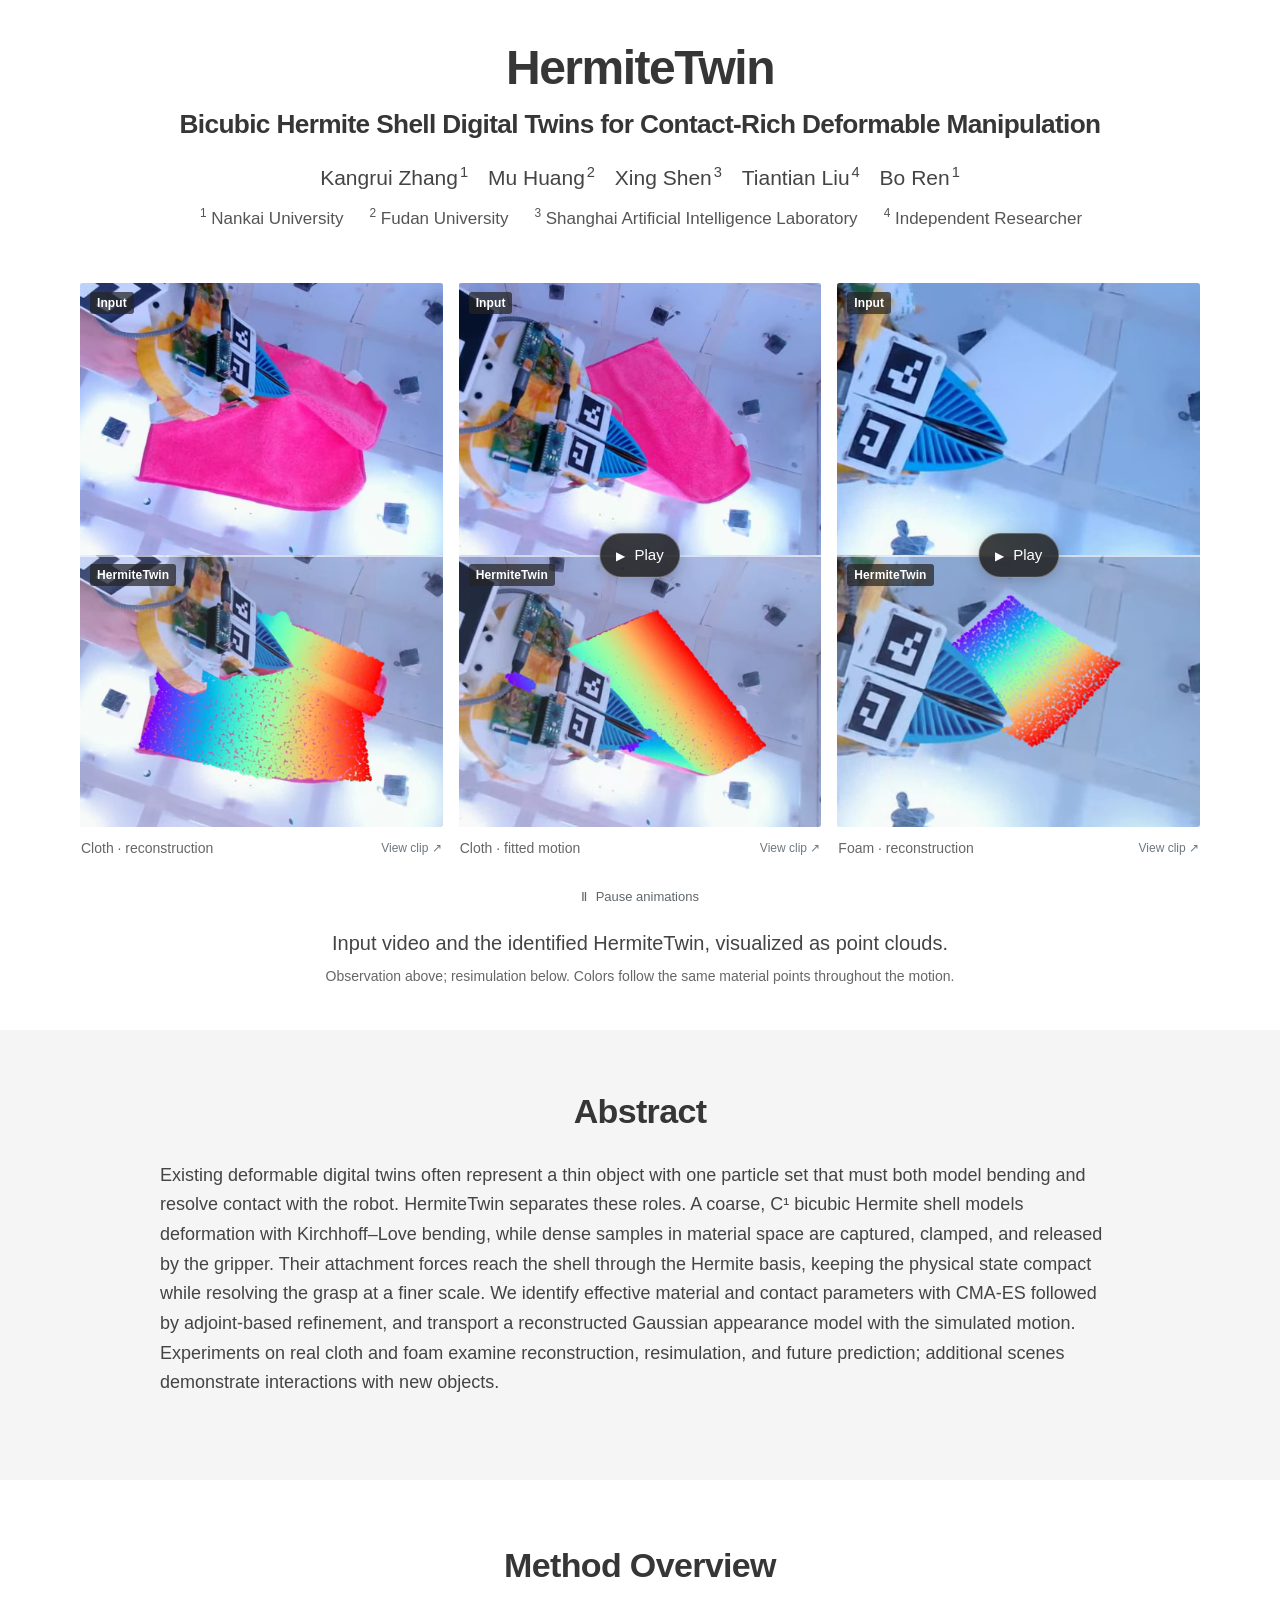
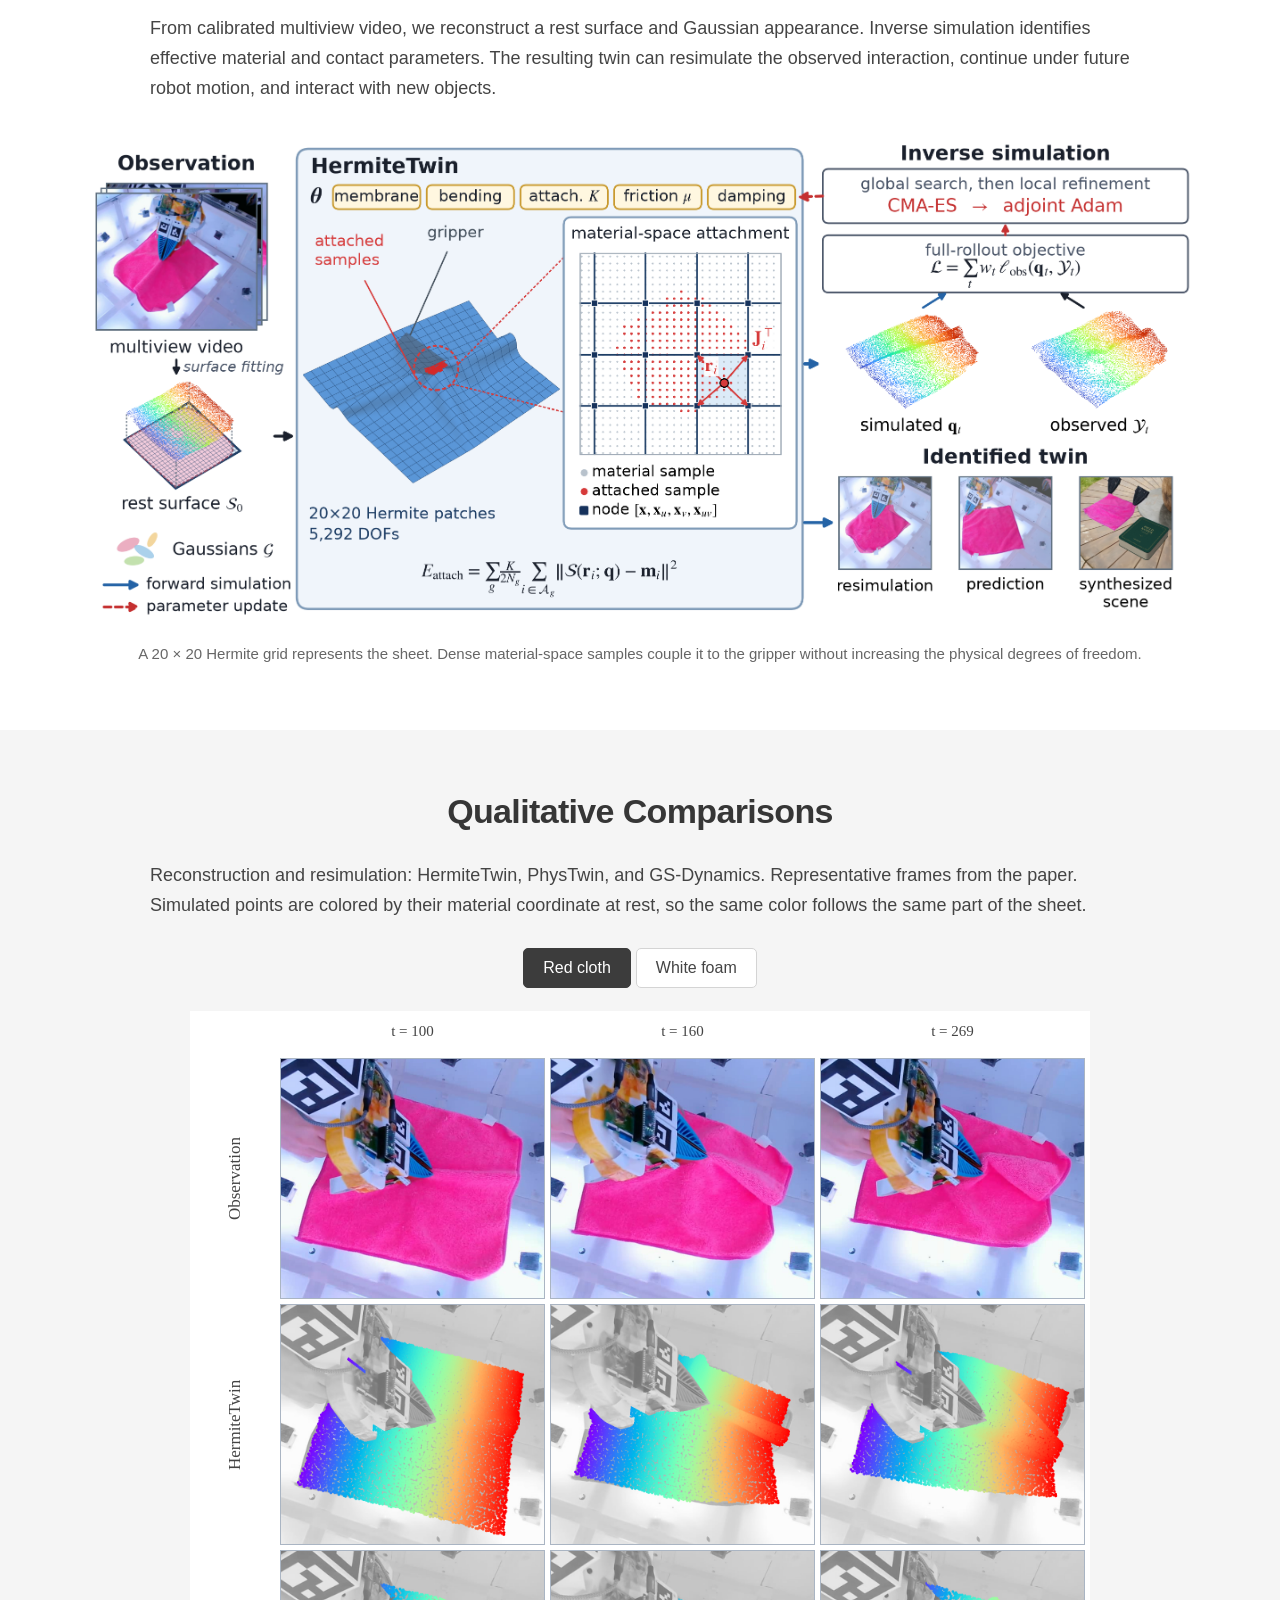
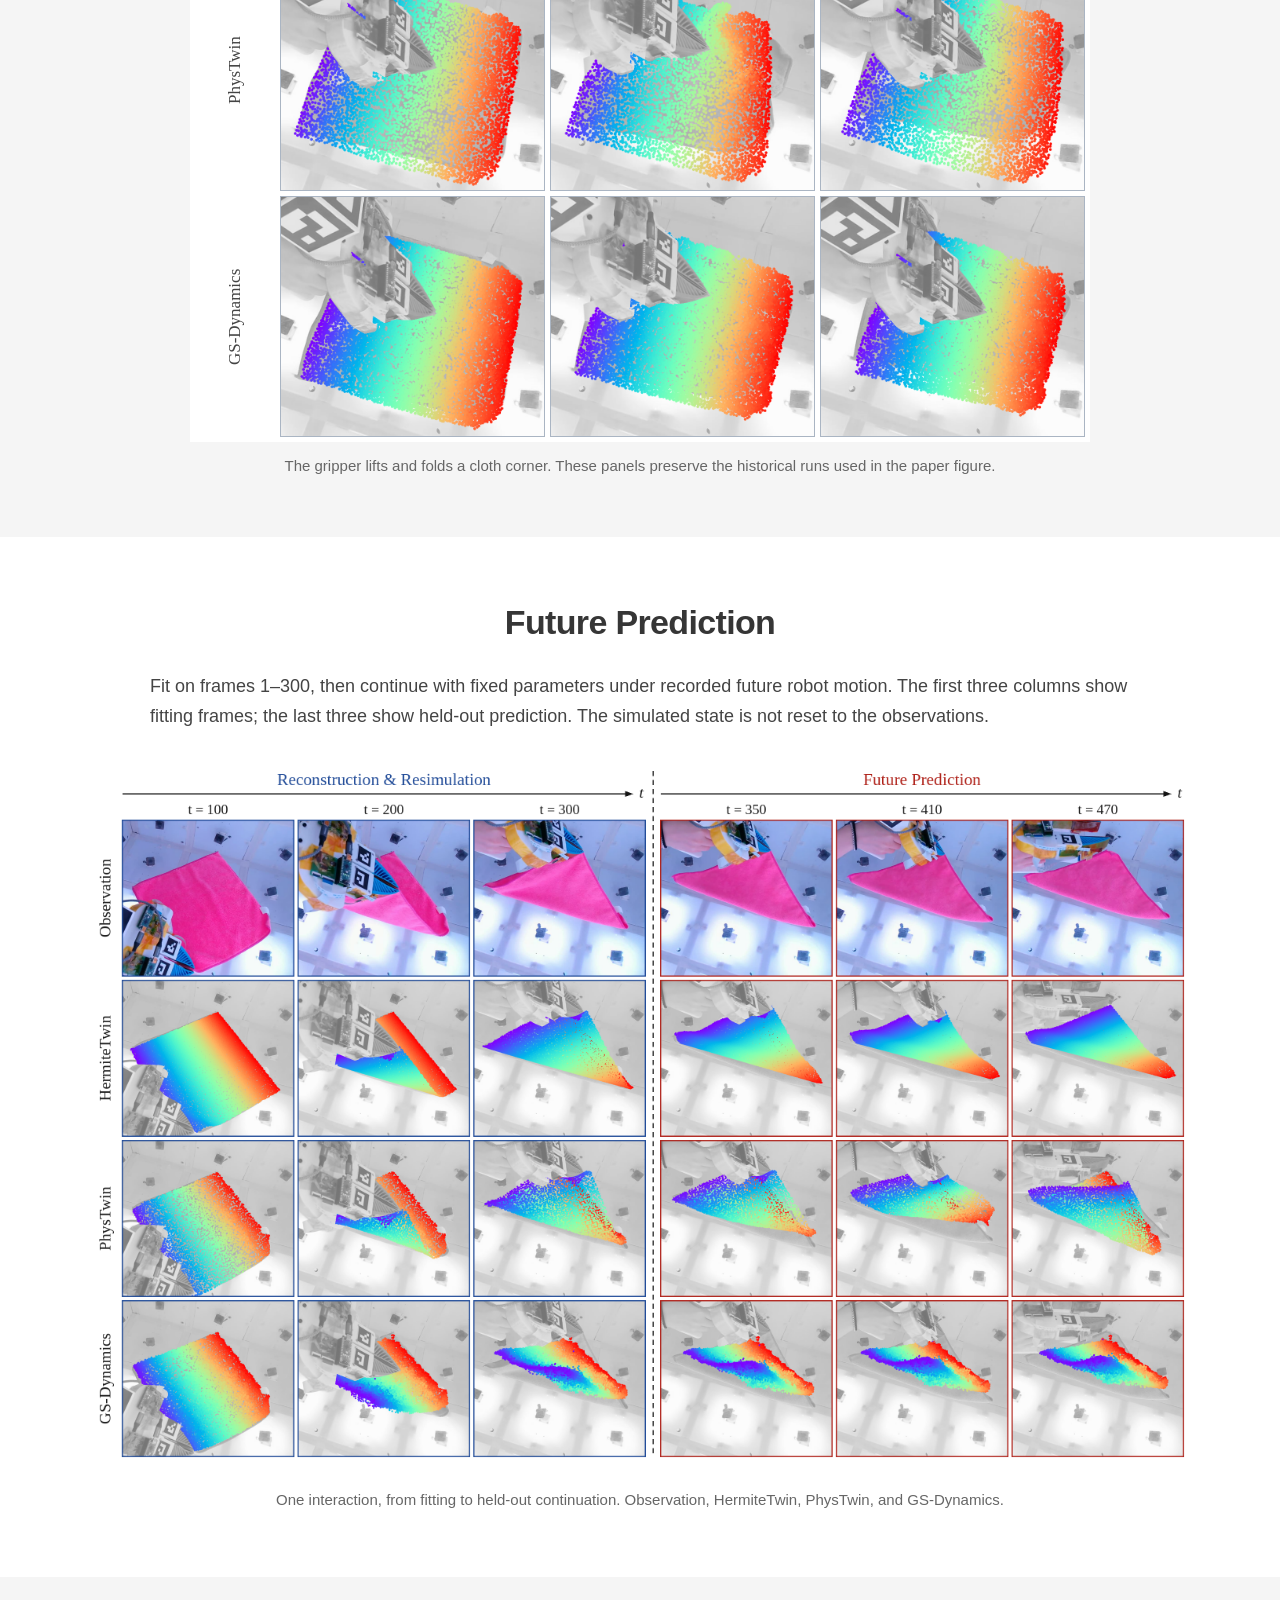
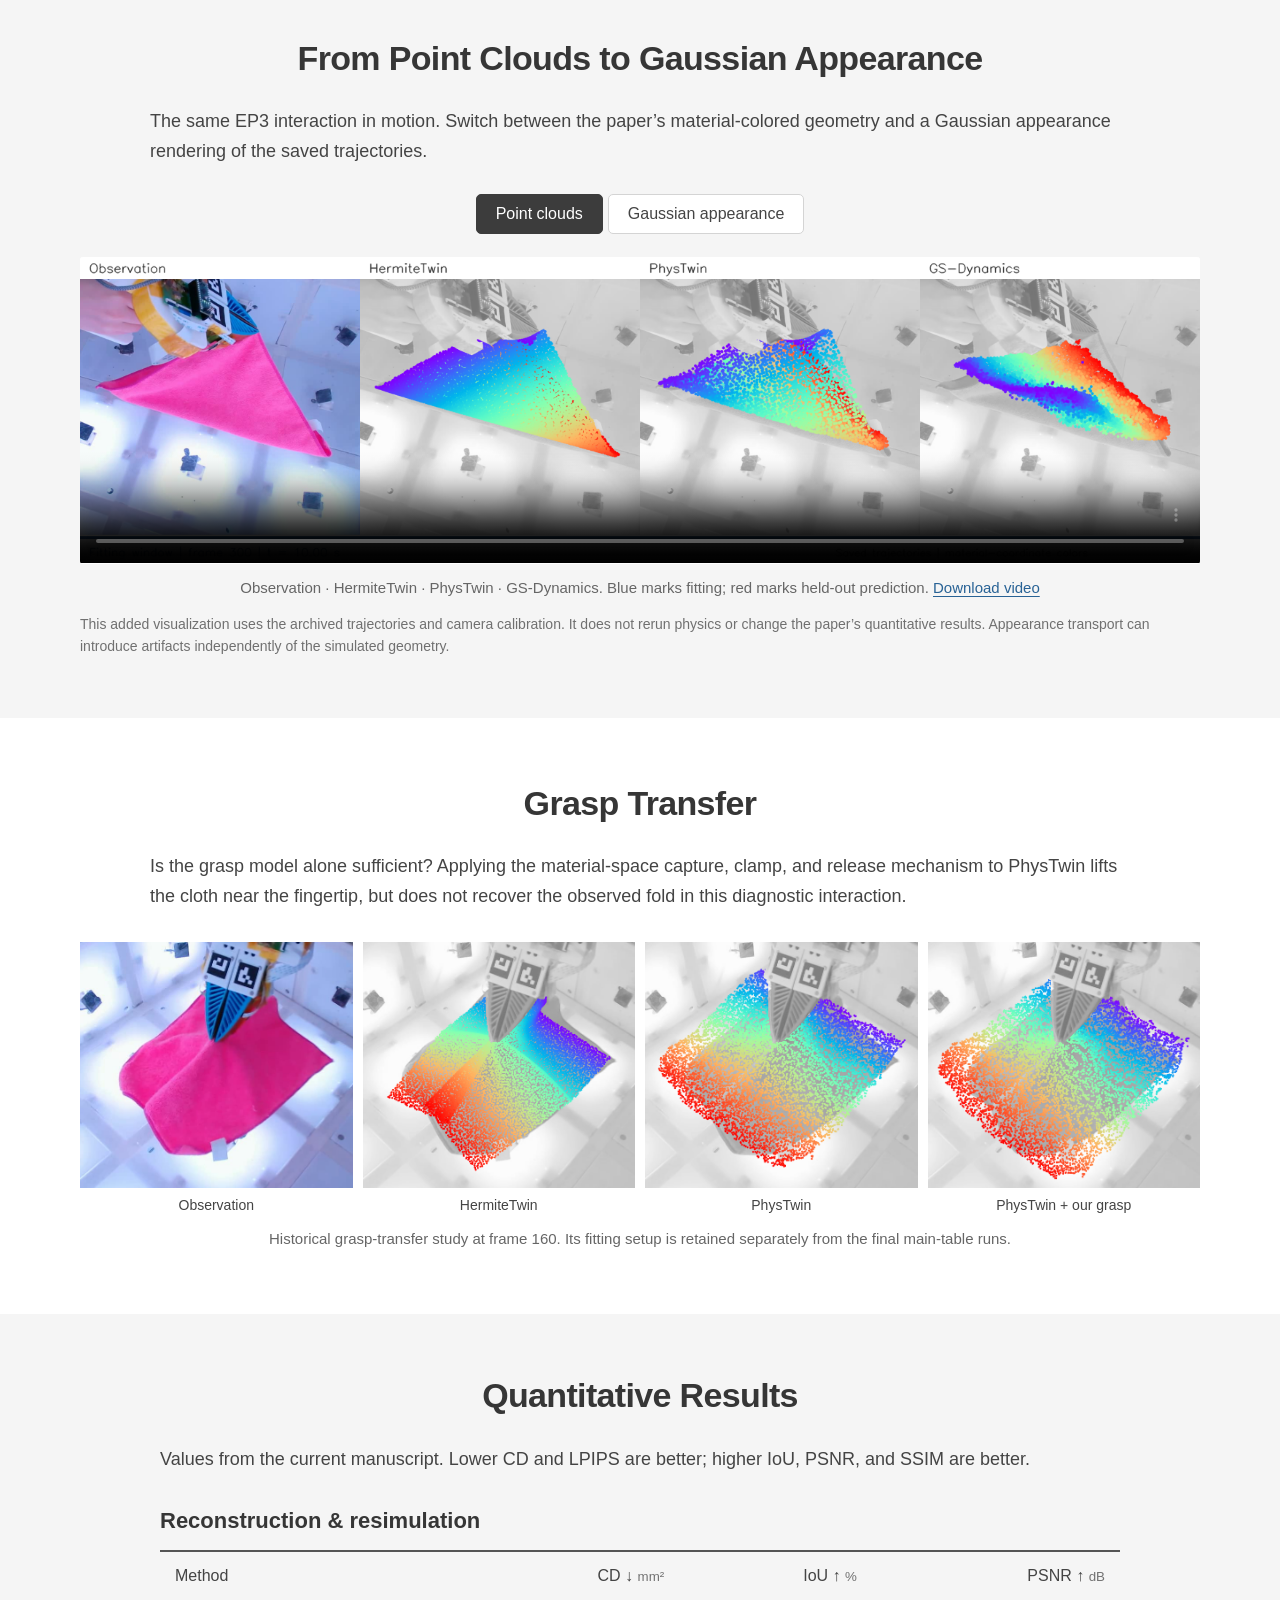
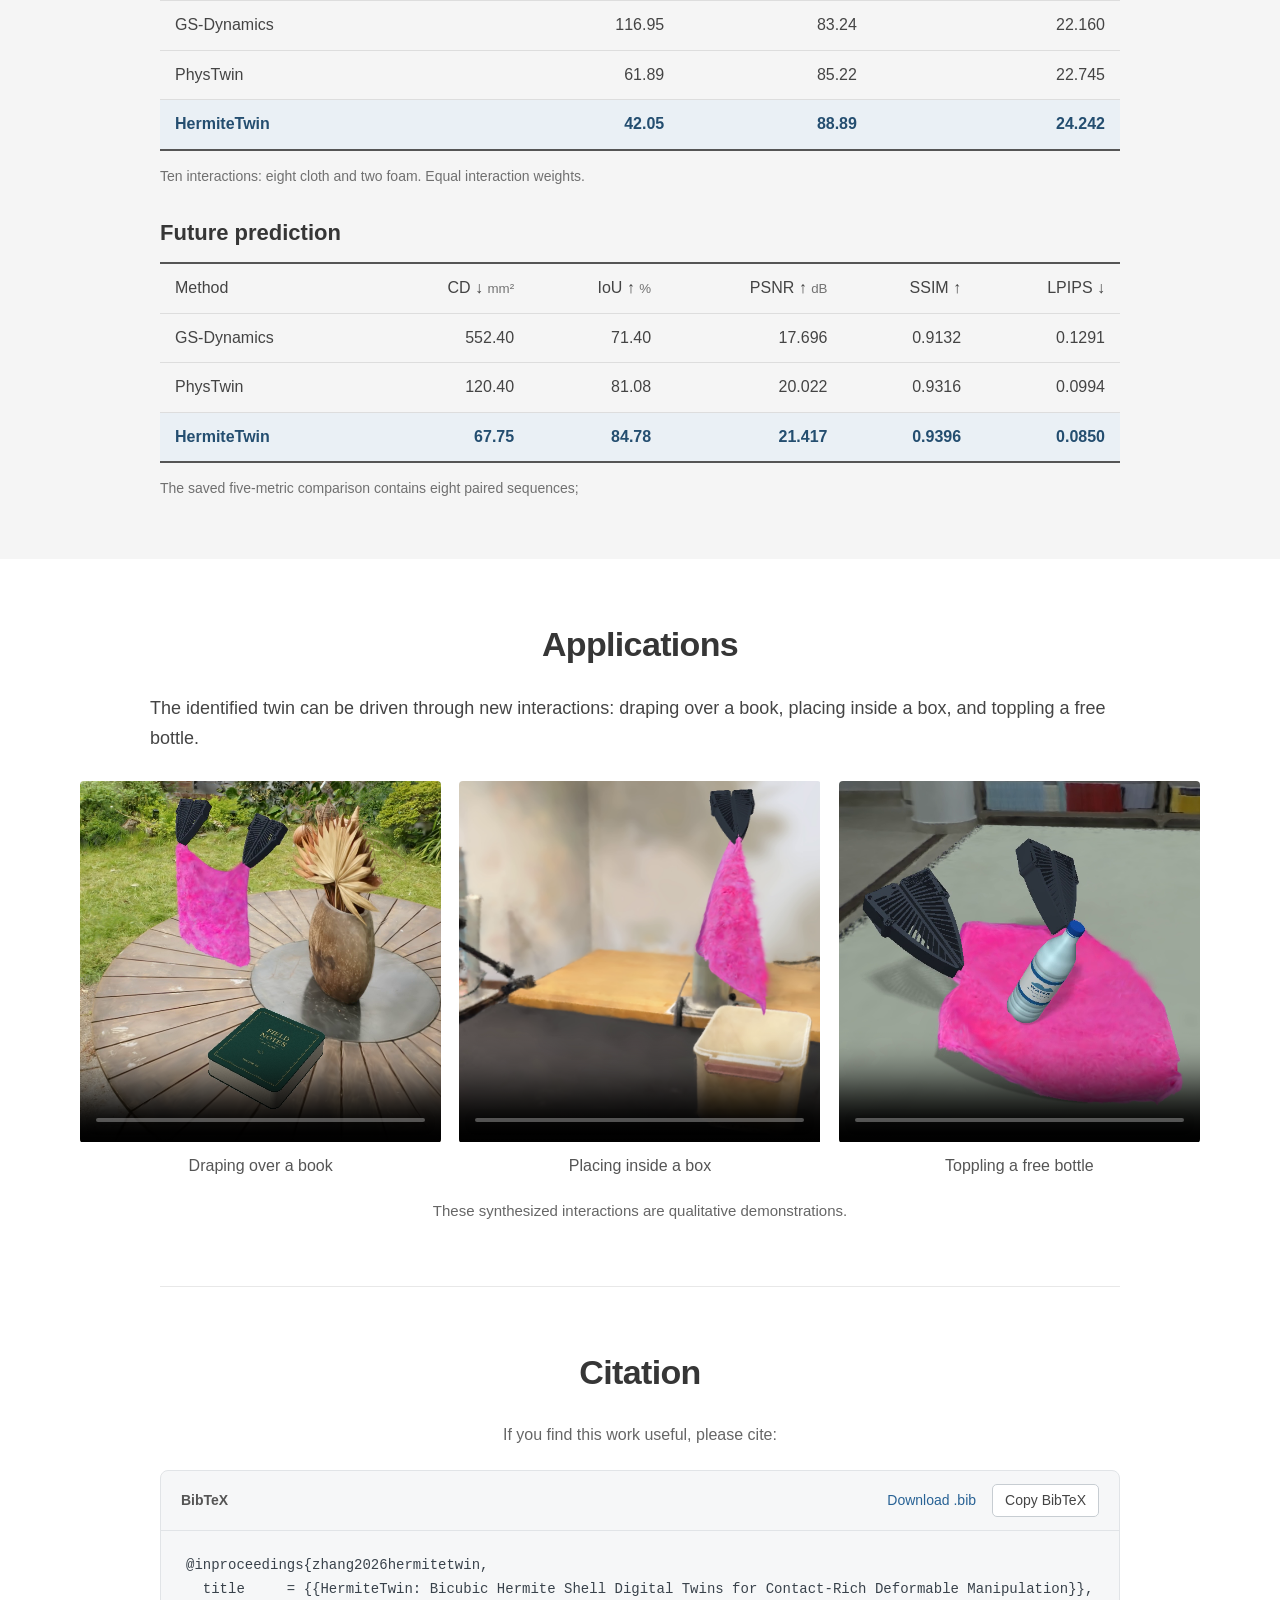
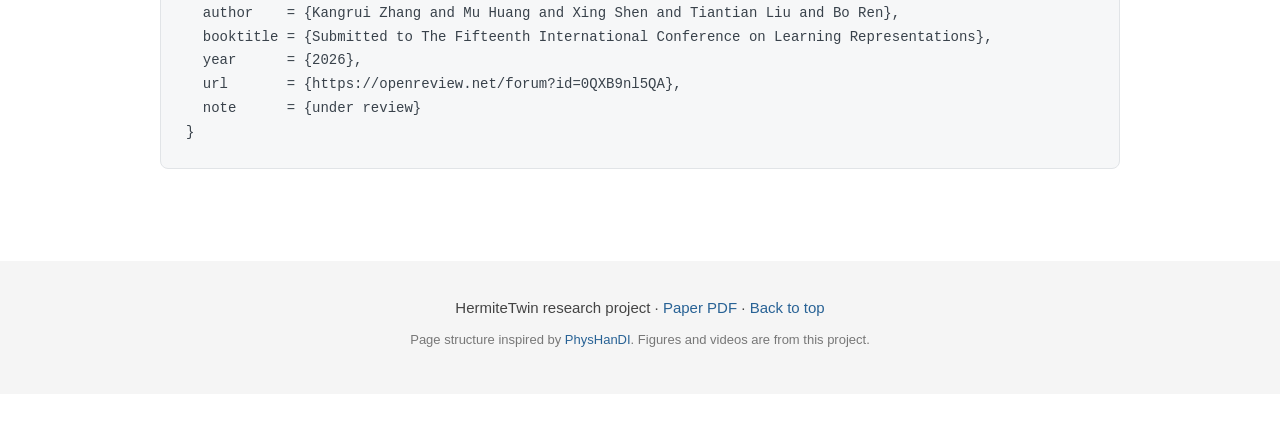
<file: index.html>
<!doctype html>
<html lang="en"><head><meta charset="utf-8"><meta name="viewport" content="width=device-width, initial-scale=1"><meta name="description" content="HermiteTwin builds deformable digital twins of cloth and foam from multiview video: a C¹ bicubic Hermite shell models Kirchhoff–Love bending while dense material-space samples resolve robot grasps, for reconstruction, resimulation, and future prediction."><meta name="theme-color" content="#ffffff"><title>HermiteTwin: Bicubic Hermite Shell Digital Twins for Contact-Rich Deformable Manipulation</title><link rel="canonical" href="https://kangruiz.github.io/hermitetwin/"><meta property="og:type" content="website"><meta property="og:url" content="https://kangruiz.github.io/hermitetwin/"><meta property="og:title" content="HermiteTwin: Bicubic Hermite Shell Digital Twins for Contact-Rich Deformable Manipulation"><meta property="og:description" content="HermiteTwin builds deformable digital twins of cloth and foam from multiview video: a C¹ bicubic Hermite shell models Kirchhoff–Love bending while dense material-space samples resolve robot grasps, for reconstruction, resimulation, and future prediction."><meta property="og:image" content="https://kangruiz.github.io/hermitetwin/assets/method.png"><meta name="twitter:card" content="summary_large_image"><meta name="citation_title" content="HermiteTwin: Bicubic Hermite Shell Digital Twins for Contact-Rich Deformable Manipulation"><meta name="citation_author" content="Kangrui Zhang"><meta name="citation_author" content="Mu Huang"><meta name="citation_author" content="Xing Shen"><meta name="citation_author" content="Tiantian Liu"><meta name="citation_author" content="Bo Ren"><meta name="citation_publication_date" content="2026"><meta name="citation_pdf_url" content="https://kangruiz.github.io/hermitetwin/assets/paper.pdf"><link rel="icon" href="icon.svg" type="image/svg+xml"><link rel="stylesheet" href="style.css?v=ebe5af86b32e"><script src="app.js" defer></script></head>
<body><a class="skip" href="#abstract">Skip to content</a>
<header class="paper-header" id="top">
<h1><span class="project-name">HermiteTwin</span><span class="project-title">Bicubic Hermite Shell Digital Twins for Contact-Rich Deformable Manipulation</span></h1>
<p class="authors"><span class="author">Kangrui Zhang<sup>1</sup></span> <span class="author">Mu Huang<sup>2</sup></span> <span class="author">Xing Shen<sup>3</sup></span> <span class="author">Tiantian Liu<sup>4</sup></span> <span class="author">Bo Ren<sup>1</sup></span></p><p class="affiliations"><span><sup>1</sup> Nankai University</span><span><sup>2</sup> Fudan University</span><span><sup>3</sup> Shanghai Artificial Intelligence Laboratory</span><span><sup>4</sup> Independent Researcher</span></p>

</header>
<main>
<section class="showcase wrap" id="showcase" aria-label="Fitted digital twins">
<div class="showcase-carousel" role="region" aria-roledescription="carousel" aria-label="Input and fitted point-cloud resimulation"><div class="showcase-grid"><figure class="showcase-card" data-example="cloth_ep2">
<div class="paired-media"><img class="clip-poster" src="assets/showcase/cloth_ep2.jpg" alt="Input above and HermiteTwin resimulation below: Cloth · reconstruction" width="480" height="720" fetchpriority="high"><video muted loop playsinline preload="auto" poster="assets/showcase/cloth_ep2.jpg" aria-label="Input and HermiteTwin, Cloth · reconstruction"><source src="assets/showcase/cloth_ep2.webm" type="video/webm"><source src="assets/showcase/cloth_ep2.mp4" type="video/mp4"></video><button class="clip-play" aria-label="Play video: Cloth · reconstruction"><span aria-hidden="true">▶</span> Play</button><span class="media-label input-label">Input</span><span class="media-label result-label">HermiteTwin</span></div>
<figcaption><span>Cloth · reconstruction</span><a href="assets/showcase/cloth_ep2.mp4" target="_blank" rel="noopener" aria-label="Open full video: Cloth · reconstruction">View clip ↗</a></figcaption></figure><figure class="showcase-card" data-example="cloth_ep3">
<div class="paired-media"><img class="clip-poster" src="assets/showcase/cloth_ep3.jpg" alt="Input above and HermiteTwin resimulation below: Cloth · fitted motion" width="480" height="720" fetchpriority="high"><video muted loop playsinline preload="auto" poster="assets/showcase/cloth_ep3.jpg" aria-label="Input and HermiteTwin, Cloth · fitted motion"><source src="assets/showcase/cloth_ep3.webm" type="video/webm"><source src="assets/showcase/cloth_ep3.mp4" type="video/mp4"></video><button class="clip-play" aria-label="Play video: Cloth · fitted motion"><span aria-hidden="true">▶</span> Play</button><span class="media-label input-label">Input</span><span class="media-label result-label">HermiteTwin</span></div>
<figcaption><span>Cloth · fitted motion</span><a href="assets/showcase/cloth_ep3.mp4" target="_blank" rel="noopener" aria-label="Open full video: Cloth · fitted motion">View clip ↗</a></figcaption></figure><figure class="showcase-card" data-example="foam_ep1">
<div class="paired-media"><img class="clip-poster" src="assets/showcase/foam_ep1.jpg" alt="Input above and HermiteTwin resimulation below: Foam · reconstruction" width="480" height="720" fetchpriority="high"><video muted loop playsinline preload="auto" poster="assets/showcase/foam_ep1.jpg" aria-label="Input and HermiteTwin, Foam · reconstruction"><source src="assets/showcase/foam_ep1.webm" type="video/webm"><source src="assets/showcase/foam_ep1.mp4" type="video/mp4"></video><button class="clip-play" aria-label="Play video: Foam · reconstruction"><span aria-hidden="true">▶</span> Play</button><span class="media-label input-label">Input</span><span class="media-label result-label">HermiteTwin</span></div>
<figcaption><span>Foam · reconstruction</span><a href="assets/showcase/foam_ep1.mp4" target="_blank" rel="noopener" aria-label="Open full video: Foam · reconstruction">View clip ↗</a></figcaption></figure></div>
<button class="carousel-arrow previous" aria-label="Previous examples">‹</button><button class="carousel-arrow next" aria-label="Next examples">›</button></div>
<div class="showcase-toolbar"><div class="carousel-pages" aria-label="Choose example group"></div><span class="showcase-status sr-only" aria-live="polite"></span><button class="motion-toggle" aria-label="Pause showcase animations"><span aria-hidden="true">Ⅱ</span> Pause animations</button></div>
<p class="teaser-caption">Input video and the identified HermiteTwin, visualized as point clouds.</p><p class="caption">Observation above; resimulation below. Colors follow the same material points throughout the motion.</p>
</section>
<section class="band" id="abstract"><div class="wrap narrow"><h2>Abstract</h2><p>Existing deformable digital twins often represent a thin object with one particle set that must both model bending and resolve contact with the robot. HermiteTwin separates these roles. A coarse, C¹ bicubic Hermite shell models deformation with Kirchhoff–Love bending, while dense samples in material space are captured, clamped, and released by the gripper. Their attachment forces reach the shell through the Hermite basis, keeping the physical state compact while resolving the grasp at a finer scale. We identify effective material and contact parameters with CMA-ES followed by adjoint-based refinement, and transport a reconstructed Gaussian appearance model with the simulated motion. Experiments on real cloth and foam examine reconstruction, resimulation, and future prediction; additional scenes demonstrate interactions with new objects.</p></div></section>
<section class="section wrap" id="method"><h2>Method Overview</h2><p class="section-copy">From calibrated multiview video, we reconstruct a rest surface and Gaussian appearance. Inverse simulation identifies effective material and contact parameters. The resulting twin can resimulate the observed interaction, continue under future robot motion, and interact with new objects.</p><figure class="paper-figure"><button class="figure-link" data-zoom="assets/method.png" data-caption="HermiteTwin method overview" aria-label="Enlarge HermiteTwin method overview"><img src="assets/method.png" alt="HermiteTwin method overview" width="2475" height="1075" loading="lazy"></button><figcaption>A 20 × 20 Hermite grid represents the sheet. Dense material-space samples couple it to the gripper without increasing the physical degrees of freedom.</figcaption></figure></section>
<section class="band" id="reconstruction"><div class="wrap"><h2>Qualitative Comparisons</h2><p class="section-copy">Reconstruction and resimulation: HermiteTwin, PhysTwin, and GS-Dynamics. Representative frames from the paper. Simulated points are colored by their material coordinate at rest, so the same color follows the same part of the sheet.</p><div class="tabs" role="tablist" aria-label="Reconstruction sequence"><button id="cloth-tab" role="tab" aria-selected="true" aria-controls="cloth-panel" tabindex="0">Red cloth</button><button id="foam-tab" role="tab" aria-selected="false" aria-controls="foam-panel" tabindex="-1">White foam</button></div><div id="cloth-panel" role="tabpanel" aria-labelledby="cloth-tab"><div class="figure-scroll"><table class="figure-table"><caption class="sr-only">Cloth reconstruction and resimulation</caption><thead><tr><td></td><th scope="col">t = 100</th><th scope="col">t = 160</th><th scope="col">t = 269</th></tr></thead><tbody><tr><th scope="row">Observation</th><td><button class="figure-link" data-zoom="assets/comparison/cloth_frame100_recorded.png" data-caption="Observation · cloth · frame 100" aria-label="Enlarge Observation, cloth, frame 100"><img src="assets/comparison/cloth_frame100_recorded.png" alt="Observation at frame 100" width="660" height="600" loading="lazy"></button></td><td><button class="figure-link" data-zoom="assets/comparison/cloth_frame160_recorded.png" data-caption="Observation · cloth · frame 160" aria-label="Enlarge Observation, cloth, frame 160"><img src="assets/comparison/cloth_frame160_recorded.png" alt="Observation at frame 160" width="660" height="600" loading="lazy"></button></td><td><button class="figure-link" data-zoom="assets/comparison/cloth_frame269_recorded.png" data-caption="Observation · cloth · frame 269" aria-label="Enlarge Observation, cloth, frame 269"><img src="assets/comparison/cloth_frame269_recorded.png" alt="Observation at frame 269" width="660" height="600" loading="lazy"></button></td></tr><tr><th scope="row">HermiteTwin</th><td><button class="figure-link" data-zoom="assets/comparison/cloth_frame100_hermite.png" data-caption="HermiteTwin · cloth · frame 100" aria-label="Enlarge HermiteTwin, cloth, frame 100"><img src="assets/comparison/cloth_frame100_hermite.png" alt="HermiteTwin at frame 100" width="660" height="600" loading="lazy"></button></td><td><button class="figure-link" data-zoom="assets/comparison/cloth_frame160_hermite.png" data-caption="HermiteTwin · cloth · frame 160" aria-label="Enlarge HermiteTwin, cloth, frame 160"><img src="assets/comparison/cloth_frame160_hermite.png" alt="HermiteTwin at frame 160" width="660" height="600" loading="lazy"></button></td><td><button class="figure-link" data-zoom="assets/comparison/cloth_frame269_hermite.png" data-caption="HermiteTwin · cloth · frame 269" aria-label="Enlarge HermiteTwin, cloth, frame 269"><img src="assets/comparison/cloth_frame269_hermite.png" alt="HermiteTwin at frame 269" width="660" height="600" loading="lazy"></button></td></tr><tr><th scope="row">PhysTwin</th><td><button class="figure-link" data-zoom="assets/comparison/cloth_frame100_phystwin.png" data-caption="PhysTwin · cloth · frame 100" aria-label="Enlarge PhysTwin, cloth, frame 100"><img src="assets/comparison/cloth_frame100_phystwin.png" alt="PhysTwin at frame 100" width="660" height="600" loading="lazy"></button></td><td><button class="figure-link" data-zoom="assets/comparison/cloth_frame160_phystwin.png" data-caption="PhysTwin · cloth · frame 160" aria-label="Enlarge PhysTwin, cloth, frame 160"><img src="assets/comparison/cloth_frame160_phystwin.png" alt="PhysTwin at frame 160" width="660" height="600" loading="lazy"></button></td><td><button class="figure-link" data-zoom="assets/comparison/cloth_frame269_phystwin.png" data-caption="PhysTwin · cloth · frame 269" aria-label="Enlarge PhysTwin, cloth, frame 269"><img src="assets/comparison/cloth_frame269_phystwin.png" alt="PhysTwin at frame 269" width="660" height="600" loading="lazy"></button></td></tr><tr><th scope="row">GS-Dynamics</th><td><button class="figure-link" data-zoom="assets/comparison/cloth_frame100_gsdynamics.png" data-caption="GS-Dynamics · cloth · frame 100" aria-label="Enlarge GS-Dynamics, cloth, frame 100"><img src="assets/comparison/cloth_frame100_gsdynamics.png" alt="GS-Dynamics at frame 100" width="660" height="600" loading="lazy"></button></td><td><button class="figure-link" data-zoom="assets/comparison/cloth_frame160_gsdynamics.png" data-caption="GS-Dynamics · cloth · frame 160" aria-label="Enlarge GS-Dynamics, cloth, frame 160"><img src="assets/comparison/cloth_frame160_gsdynamics.png" alt="GS-Dynamics at frame 160" width="660" height="600" loading="lazy"></button></td><td><button class="figure-link" data-zoom="assets/comparison/cloth_frame269_gsdynamics.png" data-caption="GS-Dynamics · cloth · frame 269" aria-label="Enlarge GS-Dynamics, cloth, frame 269"><img src="assets/comparison/cloth_frame269_gsdynamics.png" alt="GS-Dynamics at frame 269" width="660" height="600" loading="lazy"></button></td></tr></tbody></table></div><p class="caption">The gripper lifts and folds a cloth corner. These panels preserve the historical runs used in the paper figure.</p></div><div id="foam-panel" role="tabpanel" aria-labelledby="foam-tab" hidden><div class="figure-scroll"><table class="figure-table"><caption class="sr-only">Foam reconstruction and resimulation</caption><thead><tr><td></td><th scope="col">t = 100</th><th scope="col">t = 150</th><th scope="col">t = 240</th></tr></thead><tbody><tr><th scope="row">Observation</th><td><button class="figure-link" data-zoom="assets/comparison/foam_frame100_recorded.png" data-caption="Observation · foam · frame 100" aria-label="Enlarge Observation, foam, frame 100"><img src="assets/comparison/foam_frame100_recorded.png" alt="Observation at frame 100" width="660" height="600" loading="lazy"></button></td><td><button class="figure-link" data-zoom="assets/comparison/foam_frame150_recorded.png" data-caption="Observation · foam · frame 150" aria-label="Enlarge Observation, foam, frame 150"><img src="assets/comparison/foam_frame150_recorded.png" alt="Observation at frame 150" width="660" height="600" loading="lazy"></button></td><td><button class="figure-link" data-zoom="assets/comparison/foam_frame240_recorded.png" data-caption="Observation · foam · frame 240" aria-label="Enlarge Observation, foam, frame 240"><img src="assets/comparison/foam_frame240_recorded.png" alt="Observation at frame 240" width="660" height="600" loading="lazy"></button></td></tr><tr><th scope="row">HermiteTwin</th><td><button class="figure-link" data-zoom="assets/comparison/foam_frame100_hermite.png" data-caption="HermiteTwin · foam · frame 100" aria-label="Enlarge HermiteTwin, foam, frame 100"><img src="assets/comparison/foam_frame100_hermite.png" alt="HermiteTwin at frame 100" width="660" height="600" loading="lazy"></button></td><td><button class="figure-link" data-zoom="assets/comparison/foam_frame150_hermite.png" data-caption="HermiteTwin · foam · frame 150" aria-label="Enlarge HermiteTwin, foam, frame 150"><img src="assets/comparison/foam_frame150_hermite.png" alt="HermiteTwin at frame 150" width="660" height="600" loading="lazy"></button></td><td><button class="figure-link" data-zoom="assets/comparison/foam_frame240_hermite.png" data-caption="HermiteTwin · foam · frame 240" aria-label="Enlarge HermiteTwin, foam, frame 240"><img src="assets/comparison/foam_frame240_hermite.png" alt="HermiteTwin at frame 240" width="660" height="600" loading="lazy"></button></td></tr><tr><th scope="row">PhysTwin</th><td><button class="figure-link" data-zoom="assets/comparison/foam_frame100_phystwin.png" data-caption="PhysTwin · foam · frame 100" aria-label="Enlarge PhysTwin, foam, frame 100"><img src="assets/comparison/foam_frame100_phystwin.png" alt="PhysTwin at frame 100" width="660" height="600" loading="lazy"></button></td><td><button class="figure-link" data-zoom="assets/comparison/foam_frame150_phystwin.png" data-caption="PhysTwin · foam · frame 150" aria-label="Enlarge PhysTwin, foam, frame 150"><img src="assets/comparison/foam_frame150_phystwin.png" alt="PhysTwin at frame 150" width="660" height="600" loading="lazy"></button></td><td><button class="figure-link" data-zoom="assets/comparison/foam_frame240_phystwin.png" data-caption="PhysTwin · foam · frame 240" aria-label="Enlarge PhysTwin, foam, frame 240"><img src="assets/comparison/foam_frame240_phystwin.png" alt="PhysTwin at frame 240" width="660" height="600" loading="lazy"></button></td></tr><tr><th scope="row">GS-Dynamics</th><td><button class="figure-link" data-zoom="assets/comparison/foam_frame100_gsdynamics.png" data-caption="GS-Dynamics · foam · frame 100" aria-label="Enlarge GS-Dynamics, foam, frame 100"><img src="assets/comparison/foam_frame100_gsdynamics.png" alt="GS-Dynamics at frame 100" width="660" height="600" loading="lazy"></button></td><td><button class="figure-link" data-zoom="assets/comparison/foam_frame150_gsdynamics.png" data-caption="GS-Dynamics · foam · frame 150" aria-label="Enlarge GS-Dynamics, foam, frame 150"><img src="assets/comparison/foam_frame150_gsdynamics.png" alt="GS-Dynamics at frame 150" width="660" height="600" loading="lazy"></button></td><td><button class="figure-link" data-zoom="assets/comparison/foam_frame240_gsdynamics.png" data-caption="GS-Dynamics · foam · frame 240" aria-label="Enlarge GS-Dynamics, foam, frame 240"><img src="assets/comparison/foam_frame240_gsdynamics.png" alt="GS-Dynamics at frame 240" width="660" height="600" loading="lazy"></button></td></tr></tbody></table></div><p class="caption">A stiffer foam sheet under grasping.</p></div></div></section>
<section class="section wrap" id="prediction"><h2>Future Prediction</h2><p class="section-copy">Fit on frames 1–300, then continue with fixed parameters under recorded future robot motion. The first three columns show fitting frames; the last three show held-out prediction. The simulated state is not reset to the observations.</p><figure class="paper-figure"><button class="figure-link" data-zoom="assets/prediction.png" data-caption="Reconstruction and future prediction on red cloth EP3" aria-label="Enlarge Reconstruction and future prediction on red cloth EP3"><img src="assets/prediction.png" alt="Reconstruction and future prediction on red cloth EP3" width="2814" height="1778" loading="lazy"></button><figcaption>One interaction, from fitting to held-out continuation. Observation, HermiteTwin, PhysTwin, and GS-Dynamics.</figcaption></figure></section>
<section class="band" id="videos"><div class="wrap"><h2>From Point Clouds to Gaussian Appearance</h2><p class="section-copy">The same EP3 interaction in motion. Switch between the paper’s material-colored geometry and a Gaussian appearance rendering of the saved trajectories.</p><div class="tabs" role="tablist" aria-label="Trajectory visualization"><button id="pointcloud-tab" role="tab" aria-selected="true" aria-controls="pointcloud-panel" tabindex="0">Point clouds</button><button id="gaussian-tab" role="tab" aria-selected="false" aria-controls="gaussian-panel" tabindex="-1">Gaussian appearance</button></div><div id="pointcloud-panel" role="tabpanel" aria-labelledby="pointcloud-tab" ><video class="comparison-video" controls muted loop playsinline preload="metadata" poster="assets/pointcloud-poster.png" aria-label="Continuous point-cloud comparison"><source src="assets/ep3_pointcloud.mp4" type="video/mp4"></video><p class="caption">Observation · HermiteTwin · PhysTwin · GS-Dynamics. Blue marks fitting; red marks held-out prediction. <a href="assets/ep3_pointcloud.mp4" download>Download video</a></p></div><div id="gaussian-panel" role="tabpanel" aria-labelledby="gaussian-tab" hidden><video class="comparison-video" controls muted loop playsinline preload="metadata" poster="assets/gaussian-poster.png" aria-label="Gaussian appearance comparison"><source src="assets/ep3_gaussian.mp4" type="video/mp4"></video><p class="caption"><strong>Appearance visualization trial.</strong> The same source-frame Gaussians are transported by each method’s saved motion, without appearance refitting. <a href="assets/ep3_gaussian.mp4" download>Download video</a></p></div><p class="small-note">This added visualization uses the archived trajectories and camera calibration. It does not rerun physics or change the paper’s quantitative results. Appearance transport can introduce artifacts independently of the simulated geometry.</p></div></section>
<section class="section wrap" id="ablation"><h2>Grasp Transfer</h2><p class="section-copy">Is the grasp model alone sufficient? Applying the material-space capture, clamp, and release mechanism to PhysTwin lifts the cloth near the fingertip, but does not recover the observed fold in this diagnostic interaction.</p><div class="ablation-grid"><figure><button class="figure-link" data-zoom="assets/ablation/frame160_recorded.png" data-caption="Grasp transfer · Observation" aria-label="Enlarge grasp transfer, Observation"><img src="assets/ablation/frame160_recorded.png" alt="Grasp transfer: Observation" width="615" height="555" loading="lazy"></button><figcaption>Observation</figcaption></figure><figure><button class="figure-link" data-zoom="assets/ablation/frame160_hermite.png" data-caption="Grasp transfer · HermiteTwin" aria-label="Enlarge grasp transfer, HermiteTwin"><img src="assets/ablation/frame160_hermite.png" alt="Grasp transfer: HermiteTwin" width="615" height="555" loading="lazy"></button><figcaption>HermiteTwin</figcaption></figure><figure><button class="figure-link" data-zoom="assets/ablation/frame160_native_ms.png" data-caption="Grasp transfer · PhysTwin" aria-label="Enlarge grasp transfer, PhysTwin"><img src="assets/ablation/frame160_native_ms.png" alt="Grasp transfer: PhysTwin" width="615" height="555" loading="lazy"></button><figcaption>PhysTwin</figcaption></figure><figure><button class="figure-link" data-zoom="assets/ablation/frame160_marker_ms.png" data-caption="Grasp transfer · PhysTwin + our grasp" aria-label="Enlarge grasp transfer, PhysTwin + our grasp"><img src="assets/ablation/frame160_marker_ms.png" alt="Grasp transfer: PhysTwin + our grasp" width="615" height="555" loading="lazy"></button><figcaption>PhysTwin + our grasp</figcaption></figure></div><p class="caption">Historical grasp-transfer study at frame 160. Its fitting setup is retained separately from the final main-table runs.</p></section>
<section class="band" id="results"><div class="wrap narrow"><h2>Quantitative Results</h2><p class="section-copy">Values from the current manuscript. Lower CD and LPIPS are better; higher IoU, PSNR, and SSIM are better.</p><h3>Reconstruction &amp; resimulation</h3><div class="table-scroll"><table class="results-table"><caption class="sr-only">Reconstruction &amp; resimulation</caption><thead><tr><th scope="col">Method</th><th scope="col">CD ↓ <small>mm²</small></th><th scope="col">IoU ↑ <small>%</small></th><th scope="col">PSNR ↑ <small>dB</small></th></tr></thead><tbody><tr class="baseline"><th scope="row">GS-Dynamics</th><td>116.95</td><td>83.24</td><td>22.160</td></tr><tr class="baseline"><th scope="row">PhysTwin</th><td>61.89</td><td>85.22</td><td>22.745</td></tr><tr class="ours"><th scope="row">HermiteTwin</th><td>42.05</td><td>88.89</td><td>24.242</td></tr></tbody></table></div><p class="small-note">Ten interactions: eight cloth and two foam. Equal interaction weights.</p><h3>Future prediction</h3><div class="table-scroll"><table class="results-table"><caption class="sr-only">Future prediction</caption><thead><tr><th scope="col">Method</th><th scope="col">CD ↓ <small>mm²</small></th><th scope="col">IoU ↑ <small>%</small></th><th scope="col">PSNR ↑ <small>dB</small></th><th scope="col">SSIM ↑</th><th scope="col">LPIPS ↓</th></tr></thead><tbody><tr class="baseline"><th scope="row">GS-Dynamics</th><td>552.40</td><td>71.40</td><td>17.696</td><td>0.9132</td><td>0.1291</td></tr><tr class="baseline"><th scope="row">PhysTwin</th><td>120.40</td><td>81.08</td><td>20.022</td><td>0.9316</td><td>0.0994</td></tr><tr class="ours"><th scope="row">HermiteTwin</th><td>67.75</td><td>84.78</td><td>21.417</td><td>0.9396</td><td>0.0850</td></tr></tbody></table></div><p class="small-note">The saved five-metric comparison contains eight paired sequences;</p></div></section>
<section class="section wrap applications" id="applications"><h2>Applications</h2><p class="section-copy">The identified twin can be driven through new interactions: draping over a book, placing inside a box, and toppling a free bottle.</p><div class="demo-grid"><figure><video controls muted loop playsinline preload="metadata" poster="assets/book_drape-poster.png" aria-label="Draping over a book"><source src="assets/book.mp4" type="video/mp4"></video><figcaption>Draping over a book</figcaption></figure><figure><video controls muted loop playsinline preload="metadata" poster="assets/box_place-poster.png" aria-label="Placing inside a box"><source src="assets/box.mp4" type="video/mp4"></video><figcaption>Placing inside a box</figcaption></figure><figure><video controls muted loop playsinline preload="metadata" poster="assets/bottle_topple-poster.png" aria-label="Toppling a free bottle"><source src="assets/bottle.mp4" type="video/mp4"></video><figcaption>Toppling a free bottle</figcaption></figure></div><p class="caption">These synthesized interactions are qualitative demonstrations.</p></section>
<section class="section wrap narrow citation-section" id="bibtex" aria-labelledby="citation-heading">
<h2 id="citation-heading">Citation</h2><p class="citation-intro">If you find this work useful, please cite:</p>
<div class="citation-box"><div class="citation-tools"><strong>BibTeX</strong><div class="citation-actions"><a href="citation.bib" download>Download .bib</a><button type="button" class="copy-citation" id="copy-citation">Copy BibTeX</button></div></div>
<pre><code id="citation-code" tabindex="0">@inproceedings{zhang2026hermitetwin,
  title     = {{HermiteTwin: Bicubic Hermite Shell Digital Twins for Contact-Rich Deformable Manipulation}},
  author    = {Kangrui Zhang and Mu Huang and Xing Shen and Tiantian Liu and Bo Ren},
  booktitle = {Submitted to The Fifteenth International Conference on Learning Representations},
  year      = {2026},
  url       = {https://openreview.net/forum?id=0QXB9nl5QA},
  note      = {under review}
}
</code></pre></div>
<p class="citation-status" id="citation-status" role="status" aria-live="polite"></p></section>
</main><footer><p>HermiteTwin research project · <a href="assets/paper.pdf" target="_blank" rel="noopener">Paper PDF</a> · <a href="#top">Back to top</a></p><p class="credit">Page structure inspired by <a href="https://jyunlee.github.io/projects/physhandi/" target="_blank" rel="noopener">PhysHanDI</a>. Figures and videos are from this project.</p></footer>
<dialog id="figure-dialog" aria-labelledby="dialog-caption"><button id="dialog-close" aria-label="Close enlarged figure">×</button><img id="dialog-image" alt=""><p id="dialog-caption"></p></dialog></body></html>
</file>
<file: style.css>
:root{font-family:Arial,Helvetica,sans-serif;color:#444;background:#fff;font-synthesis:none;font-size:18px;line-height:1.65;color-scheme:light;--blue:#286295}
*{box-sizing:border-box}html{scroll-behavior:smooth;scroll-padding-top:28px}body{margin:0}a{color:var(--blue);text-underline-offset:3px}button,a,input{touch-action:manipulation}button{font:inherit;color:inherit}button:focus-visible,a:focus-visible,video:focus-visible{outline:3px solid #3184c2;outline-offset:4px}img{max-width:100%;height:auto;display:block}video{display:block;max-width:100%;background:#f0f0f0}figure{margin:0}p{margin:0 0 1.2em}.wrap{width:min(1120px,calc(100% - 48px));margin-inline:auto}.narrow{max-width:960px}.section{padding-top:64px;padding-bottom:64px}.band{background:#f5f5f5;padding:60px 0}h1,h2,h3{line-height:1.25;color:#363636}h1{margin:0;font-weight:700}h2{font-size:34px;text-align:center;margin:0 0 28px;font-weight:650;letter-spacing:-.65px}h3{font-size:22px;margin:32px 0 16px;font-weight:600}strong{font-weight:650}.paper-header{max-width:1160px;padding:54px 24px 30px;margin:auto;text-align:center}.project-name{font-size:53px;letter-spacing:-1.5px;display:block;margin-bottom:12px}.project-title{display:block;font-size:33px;font-weight:600;letter-spacing:-.65px}.authors{margin:24px 0 20px;color:#496b8b;font-size:21px}.resources{display:flex;flex-wrap:wrap;gap:10px;justify-content:center}.pill{display:inline-flex;align-items:center;gap:9px;color:white;background:#363636;border-radius:26px;padding:8px 18px;font-size:16px;line-height:1.5;text-decoration:none}.pill:hover{background:#525252}.pill svg{width:18px;height:18px;fill:none;stroke:currentColor;stroke-width:1.5;stroke-linejoin:round;stroke-linecap:round}.teaser{padding-top:18px;padding-bottom:44px}.demo-grid{display:grid;grid-template-columns:repeat(3,minmax(0,1fr));gap:18px}.demo-grid video{width:100%;aspect-ratio:1/1;object-fit:cover;border-radius:4px}.demo-grid figcaption{font-size:16px;text-align:center;margin:10px 0 0;color:#555}.teaser-caption{font-size:21px;line-height:1.55;max-width:970px;text-align:center;margin:24px auto 7px}.caption{font-size:15px;line-height:1.55;color:#666;text-align:center;margin:12px auto 0;max-width:980px}.section-copy{max-width:980px;margin:0 auto 28px;font-size:18px;line-height:1.65}.paper-figure{margin:28px 0 0}.paper-figure figcaption{font-size:15px;color:#666;text-align:center;margin-top:15px}.figure-link{display:block;width:100%;border:0;padding:0;cursor:zoom-in;background:transparent;border-radius:2px}.figure-link:hover{box-shadow:0 0 0 2px #d4e0e8}.paper-figure .figure-link{background:white;padding:8px}.tabs{display:flex;justify-content:center;gap:5px;margin:25px 0 23px;flex-wrap:wrap}.tabs button{border:1px solid #d4d4d4;border-radius:5px;background:#fff;font-size:16px;padding:7px 19px;cursor:pointer;line-height:1.5}.tabs button[aria-selected=true]{background:#3c3c3c;color:#fff;border-color:#3c3c3c}.tabs button:hover{border-color:#555}.figure-scroll{overflow-x:auto;overscroll-behavior-x:contain}.figure-table{width:100%;border-spacing:5px;border-collapse:separate;table-layout:fixed;min-width:640px;background:#fff;font-family:Georgia,'Times New Roman',serif;font-size:15px}.figure-table th{font-weight:400;line-height:1.3}.figure-table th:first-child,.figure-table td:first-child{width:80px}.figure-table tbody th{writing-mode:vertical-rl;transform:rotate(180deg);text-align:center;padding:8px;font-size:17px}.figure-table td{padding:0;vertical-align:middle}.figure-table img{width:100%;border:1px solid #aab5c3}.figure-table thead th{padding:6px 0}.data-note{color:#775849}.ablation-grid{display:grid;grid-template-columns:repeat(4,minmax(0,1fr));gap:10px;margin-top:30px}.ablation-grid figcaption{text-align:center;font-size:14px;margin-top:8px;line-height:1.4}.ablation-grid img{width:100%}.comparison-video{width:100%;background:#fff;aspect-ratio:1536/420;border-radius:3px}.small-note{font-size:14px;line-height:1.6;color:#707070;margin:14px 0 0}.table-scroll{overflow-x:auto}.results-table{width:100%;min-width:530px;border-collapse:collapse;background:transparent;font-size:16px;font-variant-numeric:tabular-nums;text-align:right}.results-table th{font-weight:500}.results-table td,.results-table th{padding:11px 15px;border-bottom:1px solid #ddd;white-space:nowrap}.results-table th:first-child{text-align:left}.results-table thead{border-top:2px solid #555;border-bottom:1px solid #888}.results-table tbody tr:last-child td,.results-table tbody tr:last-child th{border-bottom:2px solid #555}.results-table .ours{background:#eaf0f5;font-weight:700;color:#244e70}.results-table .ours th{font-weight:700}.results-table small{font-weight:400;color:#727272}#limitations p{margin-bottom:0}footer{background:#f5f5f5;text-align:center;padding:35px 24px;font-size:15px}footer p{margin:0 0 8px}footer a{text-decoration:none}.credit{font-size:13px;color:#777}dialog{max-width:min(96vw,1600px);max-height:94vh;border:0;padding:42px 20px 15px;border-radius:6px;box-shadow:0 15px 80px #0004}dialog::backdrop{background:#000b}dialog img{max-height:78vh;margin:auto;object-fit:contain}dialog p{text-align:center;font-size:15px;margin:13px 0 0}#dialog-close{position:absolute;right:10px;top:0;border:0;background:transparent;font-size:34px;cursor:pointer;line-height:1.2;padding:3px 8px}.skip{position:absolute;top:-100px;left:12px;background:#fff;z-index:5;padding:10px}.skip:focus{top:8px}.sr-only{position:absolute;width:1px;height:1px;padding:0;margin:-1px;overflow:hidden;clip:rect(0,0,0,0);white-space:nowrap;border:0}[hidden]{display:none!important}
@media(min-width:1400px){.wrap{width:min(1200px,calc(100% - 80px))}.narrow{max-width:1000px}.paper-header{padding-top:64px}.project-title{font-size:36px}}
@media(max-width:760px){:root{font-size:16px}.wrap{width:calc(100% - 28px)}.paper-header{padding:36px 18px 24px}.project-name{font-size:43px}.project-title{font-size:25px;letter-spacing:-.4px}.project-title br{display:none}.authors{font-size:18px;margin:20px 0 18px}.section,.band{padding-top:42px;padding-bottom:42px}h2{font-size:28px;margin-bottom:23px}.section-copy{font-size:16px}.teaser-caption{font-size:18px}.demo-grid{gap:10px}.demo-grid figcaption{font-size:13px}.teaser{padding-top:15px;padding-bottom:34px}.ablation-grid{grid-template-columns:repeat(2,minmax(0,1fr));gap:20px 12px}.caption{font-size:14px}.results-table{font-size:14px}.results-table td,.results-table th{padding:10px 11px}.small-note{font-size:13px}.comparison-video{min-height:135px}.figure-table th:first-child,.figure-table td:first-child{width:44px}.figure-table tbody th{font-size:16px}.paper-figure .figure-link{padding:0}}
@media(max-width:440px){.demo-grid{grid-template-columns:1fr;gap:24px;max-width:330px;margin-inline:auto}.demo-grid video{aspect-ratio:4/3;object-fit:contain;background:#eee}.demo-grid figcaption{font-size:15px}.project-title{font-size:23px}.pill{padding:7px 15px;font-size:15px}.figure-scroll{margin-inline:-3px}.tabs button{padding:7px 15px;font-size:15px}}
@media(prefers-reduced-motion:reduce){html{scroll-behavior:auto}}

/* The paired clips lead; applications and method comparisons remain distinct. */
.paper-header{padding-top:38px;padding-bottom:27px}.project-name{font-size:48px;margin-bottom:10px}.project-title{font-size:31px}.authors{margin:19px 0 17px}.pill{padding:7px 19px}
.showcase{padding:12px 0 42px}.showcase-carousel{position:relative}.showcase-grid{display:grid;grid-template-columns:repeat(3,minmax(0,1fr));gap:16px}.paired-media{position:relative;overflow:hidden;background:#f0f0f0;border-radius:3px}.paired-media:after{content:'';position:absolute;left:0;right:0;top:50%;height:2px;background:#fff9;pointer-events:none}.paired-media video{width:100%;aspect-ratio:2/3;object-fit:contain}.media-label{position:absolute;left:10px;padding:2px 7px;border-radius:3px;color:white;background:#242424b8;font-size:12px;font-weight:600;line-height:1.5;pointer-events:none;letter-spacing:.1px}.input-label{top:9px}.result-label{top:calc(50% + 9px)}.showcase-card figcaption{display:flex;align-items:center;justify-content:space-between;gap:10px;font-size:14px;padding:10px 1px 0;color:#666}.showcase-card figcaption a{font-size:12px;color:#6c7882;text-decoration:none}.showcase-card figcaption a:hover{color:#286295;text-decoration:underline}.carousel-arrow{position:absolute;top:calc(50% - 19px);transform:translateY(-50%);display:grid;place-items:center;width:42px;height:60px;padding:0 0 5px;border:0;border-radius:32px;background:#303030b8;color:white;font-size:37px;font-weight:400;line-height:1;cursor:pointer;transition:background .15s}.carousel-arrow:hover{background:#303030ec}.carousel-arrow.previous{left:-20px}.carousel-arrow.next{right:-20px}.showcase-toolbar{display:flex;justify-content:center;align-items:center;gap:24px;margin:21px 0 17px;min-height:30px}.carousel-pages{display:flex;align-items:center;gap:8px}.carousel-pages button{height:24px;width:24px;border:0;padding:0;display:grid;place-items:center;background:transparent;cursor:pointer}.carousel-pages button:after{content:'';width:8px;height:8px;background:#c8c8c8;border-radius:50%}.carousel-pages button[aria-current=true]:after{background:#414141;transform:scale(1.2)}.motion-toggle{border:0;background:transparent;cursor:pointer;font-size:13px;line-height:1.5;padding:4px 6px;color:#5f666b;white-space:nowrap}.motion-toggle span{margin-right:5px}.motion-toggle:hover{color:#222}.showcase .teaser-caption{font-size:20px;margin-top:0;margin-bottom:7px}.showcase .caption{font-size:14px;margin-top:0}.applications .demo-grid{margin-top:28px}.applications .caption{margin-top:20px}.showcase-card[hidden]{display:none!important}
@media(min-width:1400px){.paper-header{padding-top:45px}.project-title{font-size:34px}}
@media(max-width:760px){.paper-header{padding-top:30px}.project-name{font-size:42px}.project-title{font-size:25px}.authors{margin:17px 0}.showcase-grid{gap:12px}.showcase{padding-top:8px;padding-bottom:34px}.showcase .teaser-caption{font-size:18px}.carousel-arrow.previous{left:-8px}.carousel-arrow.next{right:-8px}.carousel-arrow{width:32px;height:48px;font-size:30px}.showcase-card figcaption{font-size:13px}.media-label{left:7px;font-size:11px;padding:2px 5px}}
@media(max-width:639px){.showcase-grid{grid-template-columns:repeat(2,minmax(0,1fr))}.showcase-toolbar{margin-top:16px}.media-label{font-size:12px}}
@media(max-width:459px){.showcase-grid{grid-template-columns:1fr}.showcase-carousel{max-width:350px;margin-inline:auto}.showcase-card figcaption{padding-top:9px}.showcase .teaser-caption{font-size:17px}.showcase .caption{font-size:13px}.showcase-toolbar{gap:15px}.carousel-arrow.previous{left:-8px}.carousel-arrow.next{right:-8px}.project-title{font-size:23px}.resources{gap:7px}.pill{font-size:14px;padding:6px 13px}}
@media(prefers-reduced-motion:reduce){.carousel-arrow{transition:none}}
/* An ordinary image remains visible until the browser presents a decoded frame. */
.paired-media{aspect-ratio:2/3}.paired-media .clip-poster,.paired-media video{position:absolute;inset:0;width:100%;height:100%;object-fit:contain}.paired-media .clip-poster{z-index:0}.paired-media video{z-index:1;opacity:0}.paired-media.has-frame video{opacity:1}.paired-media:after{z-index:2}.media-label{z-index:4}.clip-play{position:absolute;z-index:3;left:50%;top:50%;transform:translate(-50%,-50%);background:#222d;color:#fff;border:1px solid #ffffff55;border-radius:24px;padding:9px 16px;font-size:15px;cursor:pointer;box-shadow:0 2px 15px #0003;white-space:nowrap}.clip-play span{font-size:12px;margin-right:5px}.paired-media.is-playing .clip-play{display:none}

.affiliations{display:flex;justify-content:center;flex-wrap:wrap;gap:6px 24px;margin:-8px auto 12px;max-width:950px;color:#555;font-size:17px;line-height:1.6}
.authors{color:#444}
@media(min-width:900px){.paper-header{max-width:1600px}.project-title{font-size:clamp(20px,2.05vw,34px)}}
#reconstruction .figure-scroll{max-width:900px;margin-left:auto;margin-right:auto}
.authors .author{display:inline-block;margin:0 7px}.authors sup,.affiliations sup{font-size:.7em;margin-left:2px}.author-notes{font-size:14px;color:#777;margin:0 0 22px}
.citation-section{border-top:1px solid #e8e8e8}.citation-intro{text-align:center;color:#666;font-size:16px;margin-bottom:22px}
.citation-box{background:#f6f7f8;border:1px solid #e1e4e7;border-radius:8px;overflow:hidden}
.citation-tools{display:flex;align-items:center;justify-content:space-between;gap:16px;flex-wrap:wrap;padding:13px 20px;border-bottom:1px solid #e1e4e7;font-size:14px}
.citation-tools strong{color:#555;font-size:14px}.citation-actions{display:flex;align-items:center;gap:16px}
.citation-actions a{font-size:14px;text-decoration:none}.copy-citation{border:1px solid #c7cdd2;background:#fff;border-radius:5px;cursor:pointer;padding:5px 12px;line-height:1.5;font-size:14px}.copy-citation:hover{border-color:#286295;color:#286295}
.citation-box pre{margin:0;padding:23px 25px;white-space:pre-wrap;overflow-wrap:anywhere;line-height:1.65;color:#39424b;font:14px/1.7 ui-monospace,SFMono-Regular,Consolas,'Liberation Mono',monospace;text-align:left}
.citation-status{min-height:1.6em;margin:8px 0 0;font-size:13px;color:#496b8b;text-align:right}
@media(max-width:600px){.affiliations{font-size:15px;gap:4px 16px}.citation-tools{padding:12px 15px}.citation-box pre{font-size:12px;padding:18px 15px}.citation-intro{font-size:14px}}
</file>
